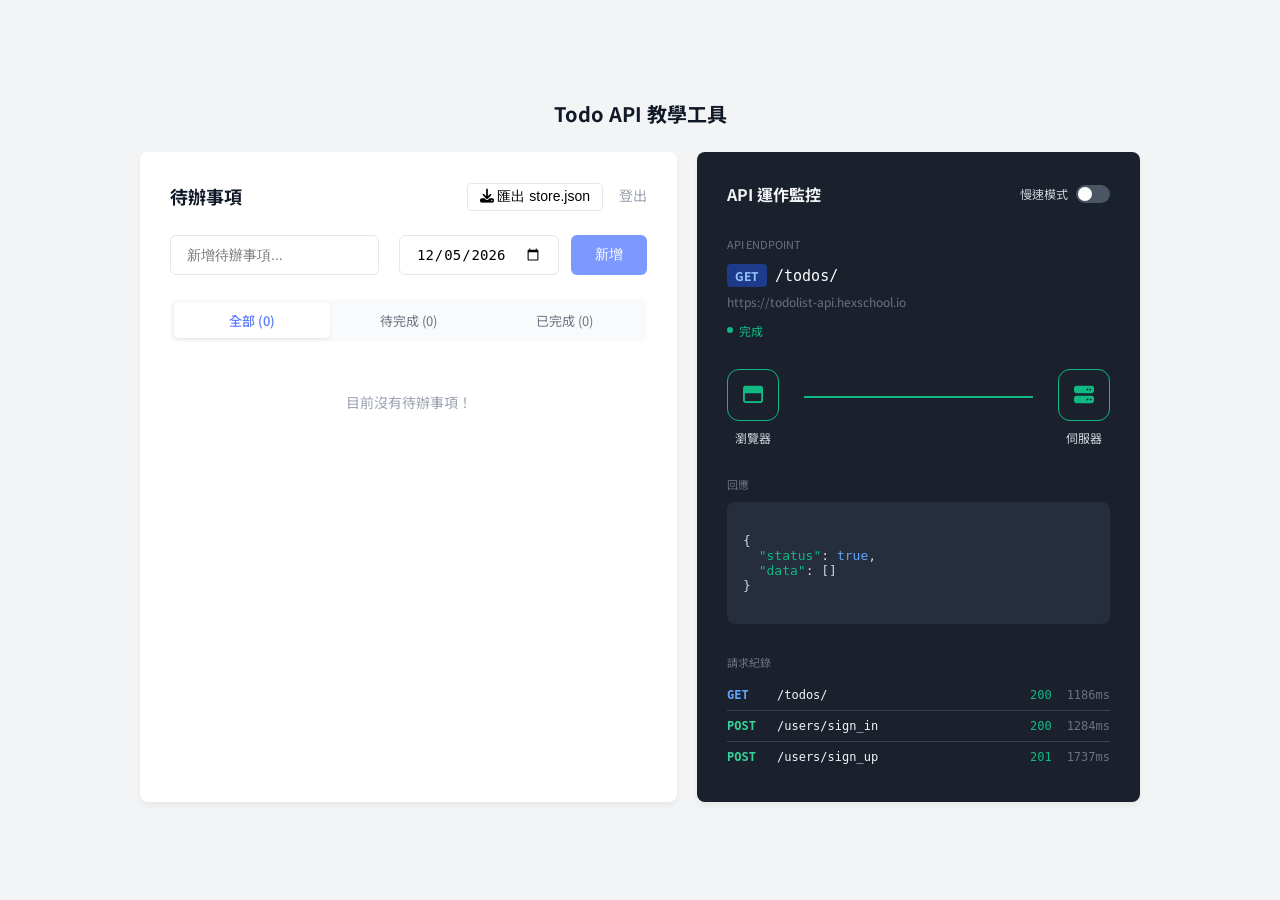
<file: index.html>
<!DOCTYPE html>
<html lang="zh-Hant">
<head>
  <meta charset="UTF-8">
  <meta name="viewport" content="width=device-width, initial-scale=1.0">
  <title>Todo API 教學工具</title>
  <link rel="stylesheet" href="style.css">
  <link rel="stylesheet" href="https://cdnjs.cloudflare.com/ajax/libs/font-awesome/6.4.0/css/all.min.css" />
</head>
<body>
  <div class="page-container">
    <div class="title">Todo API 教學工具</div>
    <div class="layout">
      <!-- 左側待辦清單 -->
      <div class="card left-card">
        <div class="header-row">
          <h2>待辦事項</h2>
          <div>
            <button id="export-btn" style="margin-right: 12px; padding: 4px 12px; cursor: pointer; border: 1px solid #e5e7eb; border-radius: 4px; background: white; font-size: 14px; transition: all 0.2s;"><i class="fa-solid fa-download"></i> 匯出 store.json</button>
            <span class="logout-text">登出</span>
          </div>
        </div>
        <div class="input-container">
          <input type="text" class="input-box" id="todo-input" placeholder="新增待辦事項...">
          <input type="date" class="input-box" id="todo-date" style="width: 140px; margin-left: 8px;">
          <button class="add-btn" id="add-btn">新增</button>
        </div>
        <div class="tabs">
          <div class="tab active" id="tab-all" data-tab="all" style="cursor:pointer;">全部 (<span id="count-all">0</span>)</div>
          <div class="tab" id="tab-pending" data-tab="pending" style="cursor:pointer;">待完成 (<span id="count-pending">0</span>)</div>
          <div class="tab" id="tab-done" data-tab="done" style="cursor:pointer;">已完成 (<span id="count-done">0</span>)</div>
        </div>
        <div id="todo-list">
          <div class="empty-text">還沒有待辦事項，新增一筆吧！</div>
        </div>
      </div>
      <!-- 右側 API 監控 -->
      <div class="card right-card">
        <div class="right-header">
          <h2>API 運作監控</h2>
          <div class="slow-mode-area">
            慢速模式
            <div class="toggle-bg" id="slow-mode-toggle-btn">
              <div class="toggle-thumb" id="slow-mode-thumb"></div>
            </div>
          </div>
        </div>
        <div class="endpoint-box">
          <span class="label">API ENDPOINT</span>
          <div>
            <span class="method" id="current-method">GET</span><span class="path-text" id="current-path">/todos/</span>
          </div>
          <div class="url-text">https://todolist-api.hexschool.io</div>
          <div class="status-row">
            <div class="dot"></div>
            <span>完成</span>
          </div>
        </div>
        <div class="network-graph">
          <div class="network-node">
            <div class="icon-box">
              <i class="fa-regular fa-window-maximize"></i>
            </div>
            <span class="node-text">瀏覽器</span>
          </div>
          <div class="line" id="connection-line"></div>
          <div class="network-node">
            <div class="icon-box">
              <i class="fa-solid fa-server"></i>
            </div>
            <span class="node-text">伺服器</span>
          </div>
        </div>
        <div>
          <span class="label">回應</span>
          <div class="response-box" id="json-response">
<span style="color:#d1d5db">{</span>
  <span style="color:#10b981">"status"</span><span style="color:#d1d5db">:</span> <span style="color:#60a5fa">true</span><span style="color:#d1d5db">,</span>
  <span style="color:#10b981">"data"</span><span style="color:#d1d5db">: []</span>
<span style="color:#d1d5db">}</span>
          </div>
        </div>
        <div>
          <span class="label">請求紀錄</span>
          <div id="history-container">
            <div class="history-item">
              <span class="hist-method get">GET</span>
              <span class="hist-path">/todos/</span>
              <span class="hist-code">200</span>
              <span class="hist-time">1186ms</span>
            </div>
            <div class="history-item">
              <span class="hist-method post">POST</span>
              <span class="hist-path">/users/sign_in</span>
              <span class="hist-code">200</span>
              <span class="hist-time">1284ms</span>
            </div>
            <div class="history-item">
              <span class="hist-method post">POST</span>
              <span class="hist-path">/users/sign_up</span>
              <span class="hist-code">201</span>
              <span class="hist-time">1737ms</span>
            </div>
          </div>
        </div>
      </div>
    </div>
  </div>
  <script src="script.js"></script>
</body>
</html>
</file>
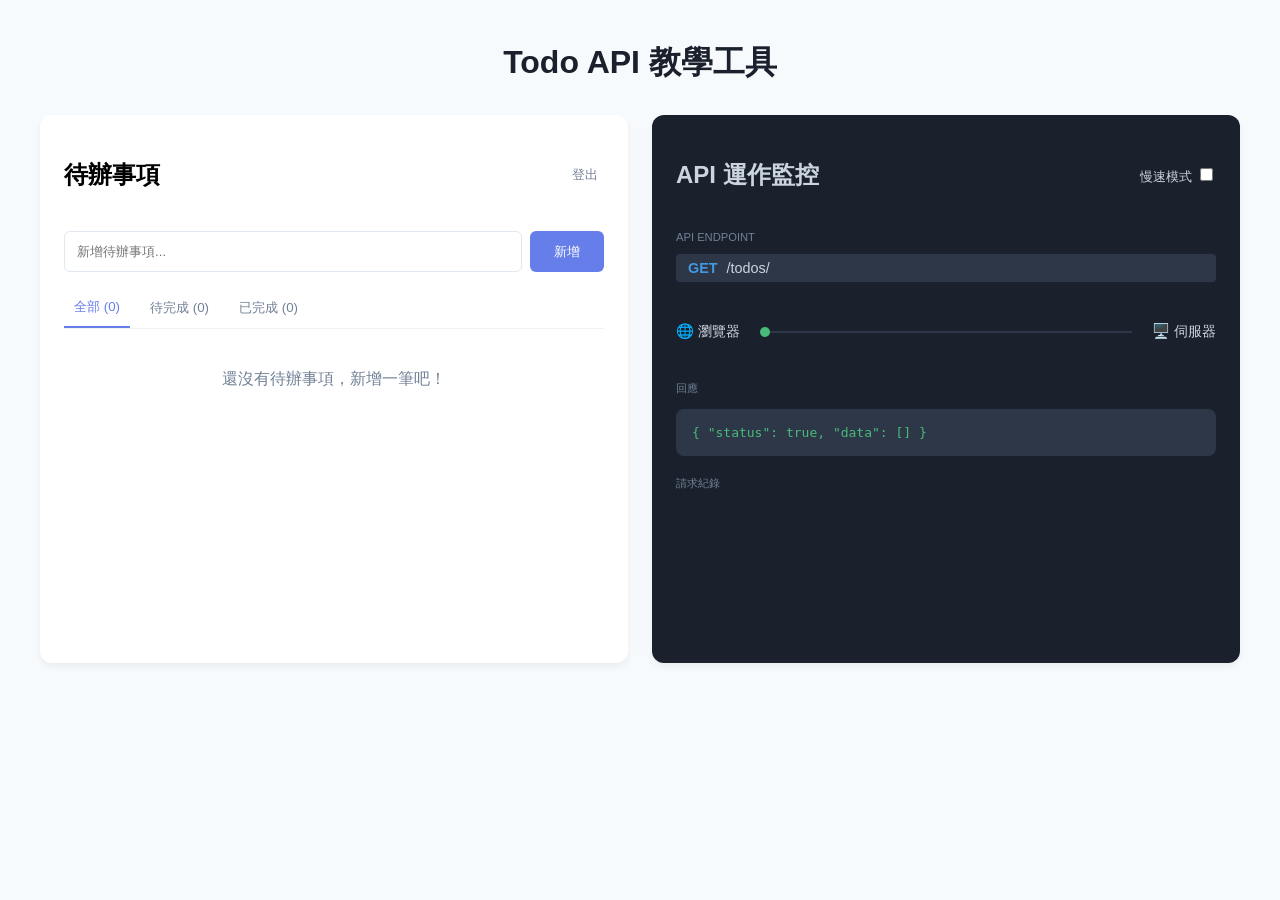
<file: test.html>
<!doctype html>
<html lang="zh-Hant">
  <head>
    <meta charset="UTF-8" />
    <meta name="viewport" content="width=device-width, initial-scale=1.0" />
    <title>Todo API 教學工具 - 完整還原模擬版</title>
    <style>
      /* === 樣式實作：還原深色主題與兩欄佈局 === */
      :root {
        --primary: #667eea;
        --success: #48bb78;
        --bg-main: #f7fafc;
        --bg-dark: #1a202c;
        --text-gray: #718096;
      }

      body {
        background-color: var(--bg-main);
        font-family:
          -apple-system, BlinkMacSystemFont, "Segoe UI", Roboto, sans-serif;
        margin: 0;
        padding: 20px;
      }

      .page-title {
        text-align: center;
        color: var(--bg-dark);
        margin-bottom: 30px;
      }

      /* 核心佈局 */
      .main-layout {
        display: grid;
        grid-template-columns: 1fr 1fr;
        gap: 24px;
        max-width: 1200px;
        margin: 0 auto;
      }

      .card {
        background: white;
        border-radius: 12px;
        padding: 24px;
        box-shadow: 0 4px 6px rgba(0, 0, 0, 0.05);
        min-height: 500px;
      }

      /* 右側監控面板樣式 */
      .monitor-card {
        background-color: var(--bg-dark);
        color: #cbd5e0;
      }

      .card-header {
        display: flex;
        justify-content: space-between;
        align-items: center;
        margin-bottom: 20px;
      }

      /* UI 元件 */
      .input-group {
        display: flex;
        gap: 8px;
        margin-bottom: 16px;
      }
      input {
        flex: 1;
        padding: 12px;
        border: 1px solid #e2e8f0;
        border-radius: 6px;
      }
      #add-btn {
        background: var(--primary);
        color: white;
        border: none;
        padding: 0 24px;
        border-radius: 6px;
        cursor: pointer;
      }

      .tab-group {
        display: flex;
        border-bottom: 1px solid #edf2f7;
        margin-bottom: 20px;
        gap: 10px;
      }
      .tab {
        padding: 10px;
        border: none;
        background: none;
        cursor: pointer;
        color: var(--text-gray);
      }
      .tab.active {
        color: var(--primary);
        border-bottom: 2px solid var(--primary);
      }

      /* 監控動畫區塊 */
      .animation-view {
        display: flex;
        align-items: center;
        justify-content: space-around;
        margin: 40px 0;
      }
      .node {
        text-align: center;
        font-size: 0.9rem;
      }
      .line {
        flex: 1;
        height: 2px;
        background: #2d3748;
        position: relative;
        margin: 0 20px;
      }
      .dot {
        width: 10px;
        height: 10px;
        background: var(--success);
        border-radius: 50%;
        position: absolute;
        left: 0;
        top: -4px;
        transition: 0.5s;
      }

      /* 回應區塊 */
      pre {
        background: #2d3748;
        padding: 16px;
        border-radius: 8px;
        color: var(--success);
        overflow-x: auto;
        font-family: monospace;
      }
      .endpoint-badge {
        background: #2d3748;
        padding: 6px 12px;
        border-radius: 4px;
        font-size: 0.9rem;
      }
      .method {
        color: #4299e1;
        font-weight: bold;
        margin-right: 5px;
      }

      /* 請求紀錄 */
      .history-item {
        display: flex;
        justify-content: space-between;
        padding: 8px 0;
        border-bottom: 1px solid #2d3748;
        font-size: 0.85rem;
      }

      /* 手機版調整 */
      @media (max-width: 768px) {
        .main-layout {
          grid-template-columns: 1fr;
        }
      }
    </style>
  </head>
  <body>
    <h1 class="page-title">Todo API 教學工具</h1>

    <div class="main-layout">
      <section class="card">
        <div class="card-header">
          <h2>待辦事項</h2>
          <button
            style="color: var(--text-gray); border: none; background: none"
          >
            登出
          </button>
        </div>
        <div class="input-group">
          <input type="text" id="todo-input" placeholder="新增待辦事項..." />
          <button id="add-btn">新增</button>
        </div>
        <div class="tab-group">
          <button class="tab active">全部 (0)</button>
          <button class="tab">待完成 (0)</button>
          <button class="tab">已完成 (0)</button>
        </div>
        <div
          id="todo-list"
          style="text-align: center; color: var(--text-gray); margin-top: 40px"
        >
          還沒有待辦事項，新增一筆吧！
        </div>
      </section>

      <section class="card monitor-card">
        <div class="card-header">
          <h2>API 運作監控</h2>
          <span style="font-size: 0.8rem"
            >慢速模式 <input type="checkbox"
          /></span>
        </div>

        <div style="margin-bottom: 20px">
          <p style="font-size: 0.7rem; color: var(--text-gray)">API ENDPOINT</p>
          <div class="endpoint-badge">
            <span class="method">GET</span> /todos/
          </div>
        </div>

        <div class="animation-view">
          <div class="node">🌐 瀏覽器</div>
          <div class="line"><div id="anim-dot" class="dot"></div></div>
          <div class="node">🖥️ 伺服器</div>
        </div>

        <p style="font-size: 0.7rem; color: var(--text-gray)">回應</p>
        <pre id="json-response">{ "status": true, "data": [] }</pre>

        <p style="font-size: 0.7rem; color: var(--text-gray); margin-top: 20px">
          請求紀錄
        </p>
        <div id="history-list"></div>
      </section>
    </div>

    <script>
      // === 邏輯實作：模擬 API 行為 ===
      let todos = [];

      function triggerAPI(method, endpoint, responseData) {
        // 1. 動畫效果
        const dot = document.getElementById("anim-dot");
        dot.style.left = "100%";
        setTimeout(() => {
          dot.style.left = "0%";
        }, 500);

        // 2. 更新回應 JSON
        document.getElementById("json-response").textContent = JSON.stringify(
          {
            status: true,
            data: responseData,
          },
          null,
          2,
        );

        // 3. 增加紀錄
        const history = document.getElementById("history-list");
        const item = document.createElement("div");
        item.className = "history-item";
        item.innerHTML = `<span><b style="color:#4299e1">${method}</b> ${endpoint}</span> <span style="color:#48bb78">200 OK</span>`;
        history.prepend(item);
      }

      document.getElementById("add-btn").onclick = () => {
        const input = document.getElementById("todo-input");
        if (!input.value) return;

        const newItem = { id: Date.now(), content: input.value };
        todos.push(newItem);

        // 執行模擬 API
        triggerAPI("POST", "/todos/", newItem);

        input.value = "";
        renderTodos();
      };

      function renderTodos() {
        const list = document.getElementById("todo-list");
        if (todos.length === 0) {
          list.innerHTML = "還沒有待辦事項，新增一筆吧！";
          return;
        }
        list.innerHTML = todos
          .map(
            (t) => `
                <div style="padding:12px; border-bottom:1px solid #edf2f7; display:flex; justify-content:space-between;">
                    ${t.content}
                    <button onclick="deleteItem(${t.id})" style="color:red; border:none; background:none; cursor:pointer;">刪除</button>
                </div>
            `,
          )
          .join("");
        document.querySelector(".tab.active").innerText =
          `全部 (${todos.length})`;
      }

      window.deleteItem = (id) => {
        todos = todos.filter((t) => t.id !== id);
        triggerAPI("DELETE", `/todos/${id}`, { message: "刪除成功" });
        renderTodos();
      };
    </script>
  </body>
</html>
</file>
<file: style.css>
@import url('https://fonts.googleapis.com/css2?family=Noto+Sans+TC:wght@400;500;700&display=swap');

:root {
  --primary: #769bf8;
  --bg: #111827;
  --card-dark: #1f2937;
  --green: #10b981;
  --text-gray-dark: #9ca3af;
  --text-light-dark: #f3f4f6;
  --method-get: #3b82f6;
  --method-post: #10b981;
}

body {
  margin: 0;
  padding: 0;
  font-family: 'Noto Sans TC', sans-serif;
  background-color: #f3f4f6;
  display: flex;
  justify-content: center;
  align-items: center;
  min-height: 100vh;
}

.page-container {
  width: 100%;
  max-width: 1000px;
  padding: 20px;
}

.title {
  text-align: center;
  font-size: 20px;
  font-weight: 700;
  color: #111827;
  margin-bottom: 24px;
}

.layout {
  display: flex;
  gap: 20px;
}

.card {
  flex: 1;
  border-radius: 8px;
  padding: 30px;
  box-shadow: 0 4px 6px rgba(0,0,0,0.05);
}

.left-card {
  background-color: #ffffff;
  min-height: 500px;
}

.right-card {
  background-color: #1a202c;
  color: #d1d5db;
  min-height: 500px;
}

/* Left Card styles */
.header-row {
  display: flex;
  justify-content: space-between;
  align-items: center;
  margin-bottom: 24px;
}

.header-row h2 {
  font-size: 18px;
  color: #111827;
  margin: 0;
}

.logout-text {
  font-size: 14px;
  color: #9ca3af;
  cursor: pointer;
}

.input-container {
  display: flex;
  gap: 12px;
  margin-bottom: 24px;
}

.input-box {
  flex: 1;
  padding: 10px 16px;
  border: 1px solid #e5e7eb;
  border-radius: 6px;
  outline: none;
  font-size: 14px;
}

.add-btn {
  background-color: #7b99ff;
  color: #ffffff;
  border: none;
  border-radius: 6px;
  padding: 0 24px;
  font-size: 14px;
  cursor: pointer;
}

.tabs {
  display: flex;
  background-color: #f9fafb;
  border-radius: 6px;
  padding: 4px;
  margin-bottom: 30px;
}

.tab {
  flex: 1;
  text-align: center;
  padding: 8px 0;
  font-size: 13px;
  color: #6b7280;
  cursor: pointer;
  border-radius: 4px;
}

.tab.active {
  background-color: #ffffff;
  color: #5a7bfa;
  box-shadow: 0 1px 3px rgba(0,0,0,0.1);
  font-weight: 500;
}

.empty-text {
  text-align: center;
  color: #9ca3af;
  font-size: 14px;
  margin-top: 50px;
}

/* Right Card styles */
.right-header {
  display: flex;
  justify-content: space-between;
  align-items: center;
  margin-bottom: 30px;
}

.right-header h2 {
  font-size: 16px;
  color: #f3f4f6;
  margin: 0;
}

.slow-mode-area {
  display: flex;
  align-items: center;
  gap: 8px;
  font-size: 12px;
  color: #d1d5db;
}

.toggle-bg {
  width: 34px;
  height: 18px;
  background-color: #4b5563;
  border-radius: 9px;
  position: relative;
  cursor: pointer;
  transition: background-color 0.3s;
}

.toggle-thumb {
  width: 14px;
  height: 14px;
  background-color: #ffffff;
  border-radius: 50%;
  position: absolute;
  top: 2px;
  left: 2px;
  transition: transform 0.3s;
}

.label {
  font-size: 11px;
  color: #6b7280;
  margin-bottom: 10px;
  display: block;
}

.endpoint-box {
  margin-bottom: 16px;
}

.method {
  background-color: #1e3a8a;
  color: #93c5fd;
  padding: 3px 8px;
  border-radius: 4px;
  font-weight: bold;
  font-size: 12px;
  margin-right: 8px;
  display: inline-block;
}

.method.post {
  background-color: #065f46;
  color: #6ee7b7;
}

.method.delete {
  background-color: #7f1d1d;
  color: #fca5a5;
}

.path-text {
  font-size: 15px;
  font-family: monospace;
  color: #f9fafb;
}

.url-text {
  font-size: 12px;
  color: #6b7280;
  margin-top: 6px;
  margin-bottom: 12px;
}

.status-row {
  display: flex;
  align-items: center;
  gap: 6px;
  color: #10b981;
  font-size: 12px;
}

.dot {
  width: 6px;
  height: 6px;
  background-color: #10b981;
  border-radius: 50%;
}

.network-graph {
  display: flex;
  align-items: center;
  justify-content: center;
  margin: 30px 0;
  gap: 15px;
}

.network-node {
  display: flex;
  flex-direction: column;
  align-items: center;
  gap: 8px;
}

.icon-box {
  width: 50px;
  height: 50px;
  border: 1px solid #10b981;
  border-radius: 12px;
  display: flex;
  align-items: center;
  justify-content: center;
  color: #10b981;
  font-size: 20px;
}

.node-text {
  font-size: 12px;
  color: #d1d5db;
}

.line {
  flex: 1;
  height: 2px;
  background-color: #10b981;
  position: relative;
  top: -10px;
  margin: 0 10px;
  transition: background-color 0.3s;
}

.response-box {
  background-color: #262e3d;
  border-radius: 8px;
  padding: 16px;
  margin-bottom: 30px;
  font-family: monospace;
  font-size: 13px;
  color: #10b981;
  white-space: pre;
}

.history-item {
  display: flex;
  justify-content: space-between;
  padding: 8px 0;
  border-bottom: 1px solid #374151;
  font-size: 12px;
  font-family: monospace;
}

.history-item:last-child {
  border-bottom: none;
}

.hist-method {
  width: 50px;
  display: inline-block;
  font-weight: bold;
}

.hist-method.get { color: #60a5fa; }
.hist-method.post { color: #34d399; }
.hist-method.delete { color: #f87171; }

.hist-path {
  flex: 1;
  color: #f3f4f6;
}

.hist-code {
  color: #10b981;
  margin-right: 15px;
}

.hist-time {
  color: #6b7280;
}

@media (max-width: 768px) {
  .layout { flex-direction: column; }
}
</file>
